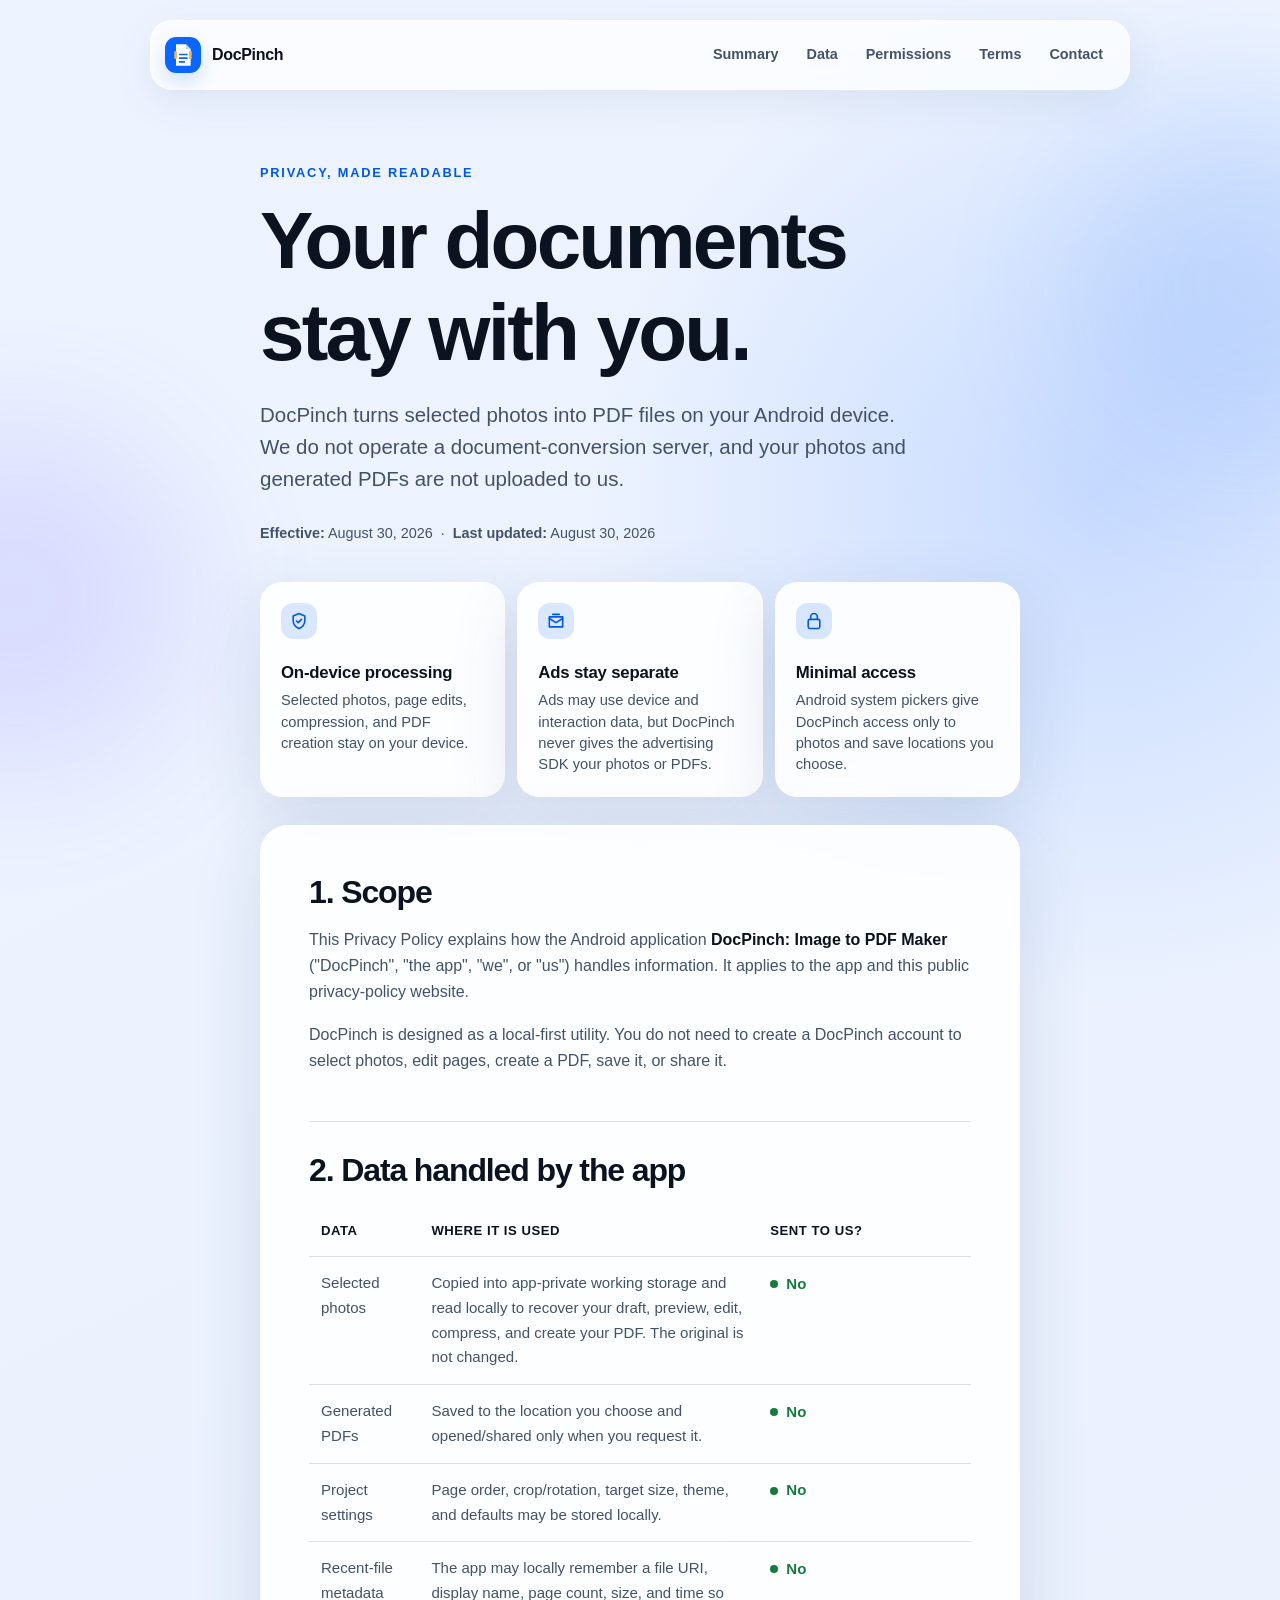
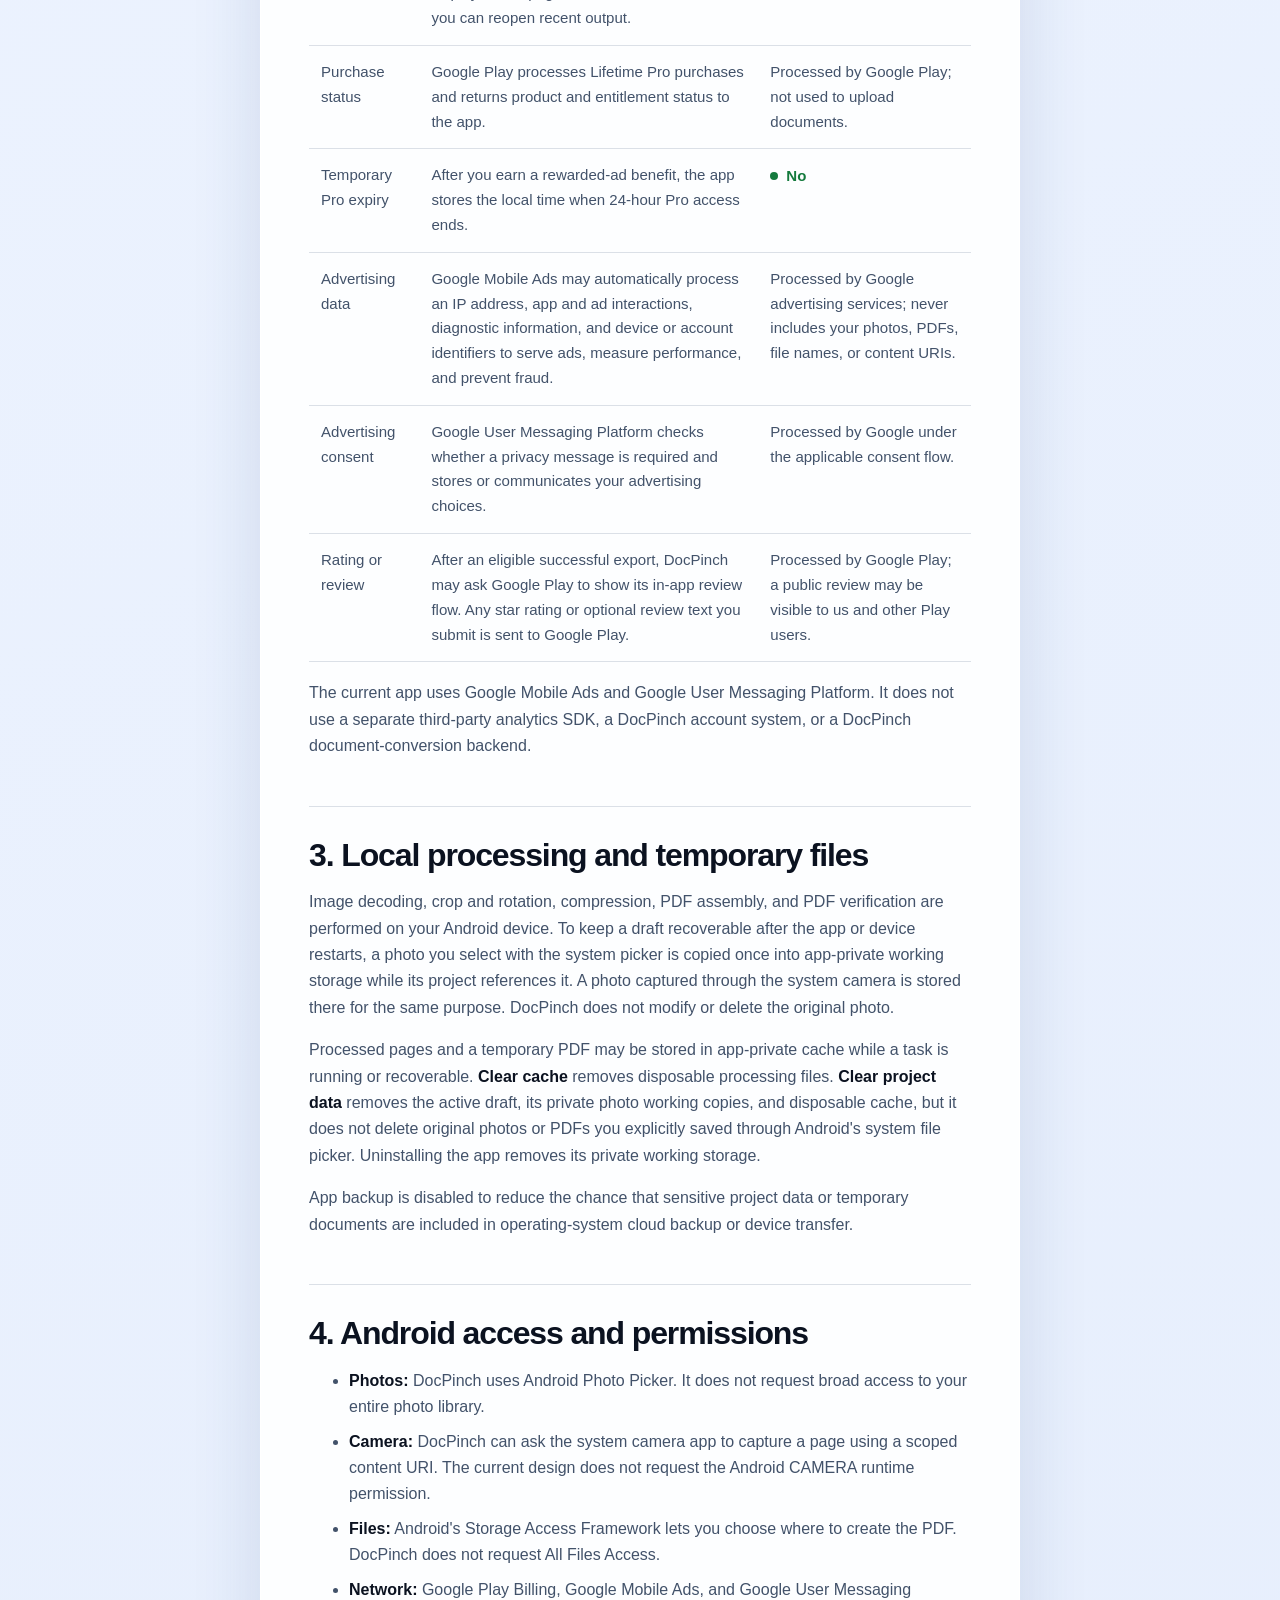
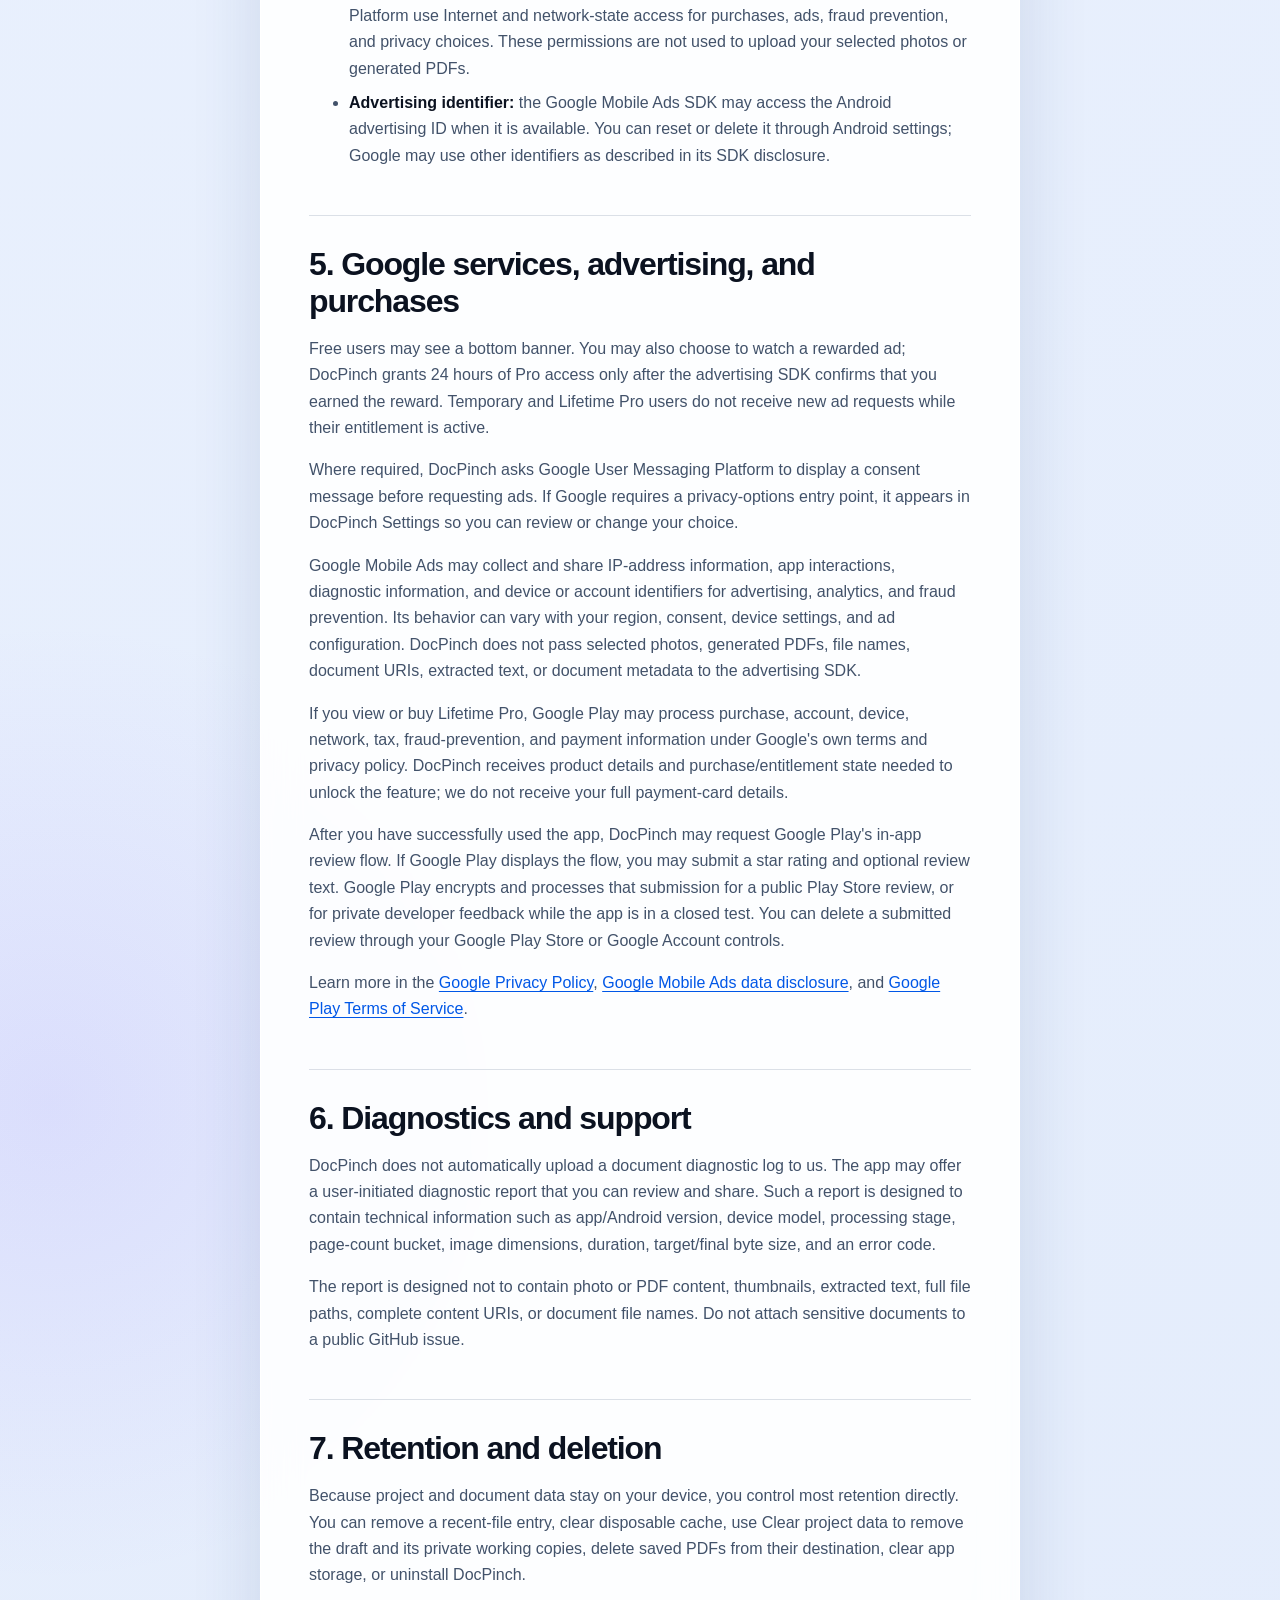
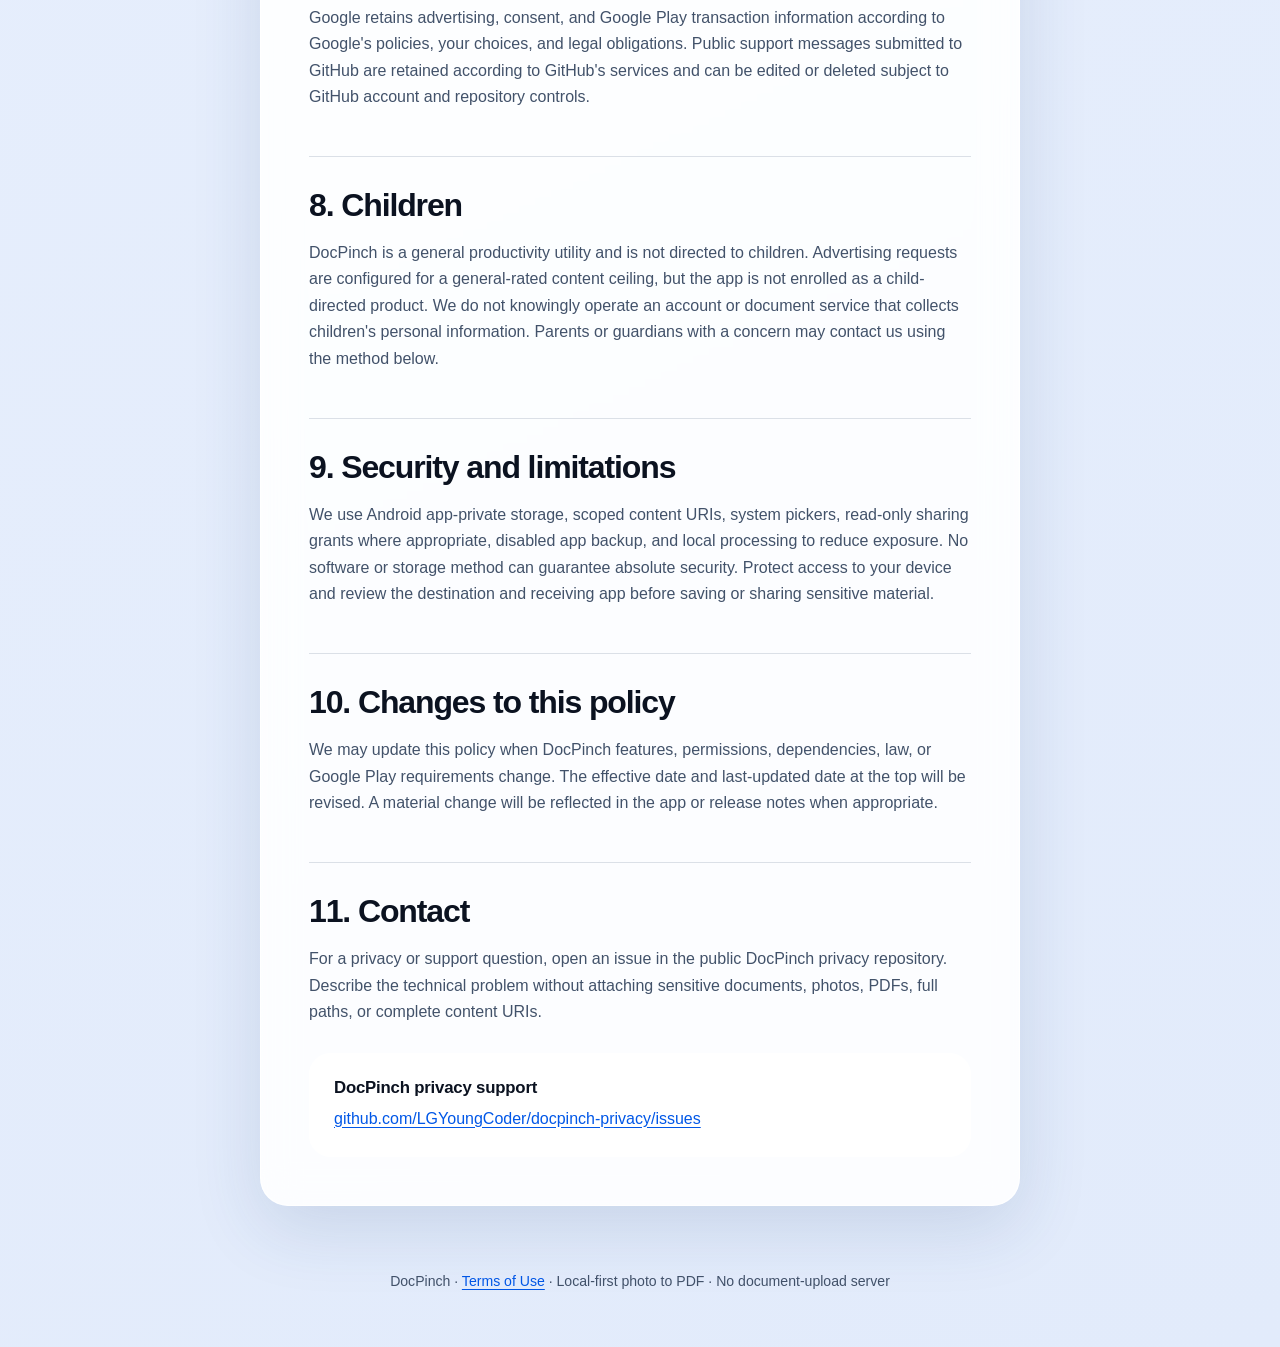
<file: index.html>
<!doctype html>
<html lang="en">
<head>
  <meta charset="utf-8">
  <meta name="viewport" content="width=device-width, initial-scale=1">
  <meta name="theme-color" content="#07101f" media="(prefers-color-scheme: dark)">
  <meta name="theme-color" content="#eef4ff" media="(prefers-color-scheme: light)">
  <meta name="description" content="Privacy policy for DocPinch: Image to PDF Maker. Documents are processed on your device and are not uploaded to DocPinch.">
  <meta property="og:title" content="DocPinch Privacy Policy">
  <meta property="og:description" content="Your documents stay on your device. Read how DocPinch handles files, local data, advertising, permissions, and Google Play purchases.">
  <meta property="og:type" content="website">
  <meta property="og:url" content="https://lgyoungcoder.github.io/docpinch-privacy/">
  <link rel="icon" href="icon.svg" type="image/svg+xml">
  <link rel="stylesheet" href="styles.css">
  <title>Privacy Policy — DocPinch</title>
</head>
<body>
  <a class="skip-link" href="#policy">Skip to privacy policy</a>
  <div class="ambient ambient-one" aria-hidden="true"></div>
  <div class="ambient ambient-two" aria-hidden="true"></div>

  <header class="site-header">
    <a class="brand" href="./" aria-label="DocPinch privacy home">
      <img src="icon.svg" alt="" width="36" height="36">
      <span>DocPinch</span>
    </a>
    <nav class="site-nav" aria-label="Privacy policy sections">
      <a href="#summary">Summary</a>
      <a href="#data">Data</a>
      <a href="#permissions">Permissions</a>
      <a href="terms.html">Terms</a>
      <a href="#contact">Contact</a>
    </nav>
  </header>

  <main class="page" id="policy">
    <p class="eyebrow">Privacy, made readable</p>
    <h1>Your documents stay with you.</h1>
    <p class="lede">DocPinch turns selected photos into PDF files on your Android device. We do not operate a document-conversion server, and your photos and generated PDFs are not uploaded to us.</p>
    <p class="meta"><strong>Effective:</strong> August 30, 2026 &nbsp;·&nbsp; <strong>Last updated:</strong> August 30, 2026</p>

    <section class="summary-grid" id="summary" aria-label="Privacy summary">
      <article class="summary-card">
        <div class="summary-icon" aria-hidden="true">
          <svg viewBox="0 0 24 24"><path d="M12 3 5 6v5c0 4.8 2.8 8.1 7 10 4.2-1.9 7-5.2 7-10V6l-7-3Z"/><path d="m9 12 2 2 4-4"/></svg>
        </div>
        <h3>On-device processing</h3>
        <p>Selected photos, page edits, compression, and PDF creation stay on your device.</p>
      </article>
      <article class="summary-card">
        <div class="summary-icon" aria-hidden="true">
          <svg viewBox="0 0 24 24"><path d="M4 7h16v12H4z"/><path d="m4 9 8 5 8-5"/><path d="M8 4h8"/></svg>
        </div>
        <h3>Ads stay separate</h3>
        <p>Ads may use device and interaction data, but DocPinch never gives the advertising SDK your photos or PDFs.</p>
      </article>
      <article class="summary-card">
        <div class="summary-icon" aria-hidden="true">
          <svg viewBox="0 0 24 24"><rect x="5" y="10" width="14" height="11" rx="2"/><path d="M8 10V7a4 4 0 0 1 8 0v3"/></svg>
        </div>
        <h3>Minimal access</h3>
        <p>Android system pickers give DocPinch access only to photos and save locations you choose.</p>
      </article>
    </section>

    <article class="policy-card">
      <section class="policy-section">
        <h2>1. Scope</h2>
        <p>This Privacy Policy explains how the Android application <strong>DocPinch: Image to PDF Maker</strong> ("DocPinch", "the app", "we", or "us") handles information. It applies to the app and this public privacy-policy website.</p>
        <p>DocPinch is designed as a local-first utility. You do not need to create a DocPinch account to select photos, edit pages, create a PDF, save it, or share it.</p>
      </section>

      <section class="policy-section" id="data">
        <h2>2. Data handled by the app</h2>
        <table class="data-table">
          <thead>
            <tr><th>Data</th><th>Where it is used</th><th>Sent to us?</th></tr>
          </thead>
          <tbody>
            <tr>
              <td data-label="Data">Selected photos</td>
              <td data-label="Use">Copied into app-private working storage and read locally to recover your draft, preview, edit, compress, and create your PDF. The original is not changed.</td>
              <td data-label="Sent to us?"><span class="status">No</span></td>
            </tr>
            <tr>
              <td data-label="Data">Generated PDFs</td>
              <td data-label="Use">Saved to the location you choose and opened/shared only when you request it.</td>
              <td data-label="Sent to us?"><span class="status">No</span></td>
            </tr>
            <tr>
              <td data-label="Data">Project settings</td>
              <td data-label="Use">Page order, crop/rotation, target size, theme, and defaults may be stored locally.</td>
              <td data-label="Sent to us?"><span class="status">No</span></td>
            </tr>
            <tr>
              <td data-label="Data">Recent-file metadata</td>
              <td data-label="Use">The app may locally remember a file URI, display name, page count, size, and time so you can reopen recent output.</td>
              <td data-label="Sent to us?"><span class="status">No</span></td>
            </tr>
            <tr>
              <td data-label="Data">Purchase status</td>
              <td data-label="Use">Google Play processes Lifetime Pro purchases and returns product and entitlement status to the app.</td>
              <td data-label="Sent to us?">Processed by Google Play; not used to upload documents.</td>
            </tr>
            <tr>
              <td data-label="Data">Temporary Pro expiry</td>
              <td data-label="Use">After you earn a rewarded-ad benefit, the app stores the local time when 24-hour Pro access ends.</td>
              <td data-label="Sent to us?"><span class="status">No</span></td>
            </tr>
            <tr>
              <td data-label="Data">Advertising data</td>
              <td data-label="Use">Google Mobile Ads may automatically process an IP address, app and ad interactions, diagnostic information, and device or account identifiers to serve ads, measure performance, and prevent fraud.</td>
              <td data-label="Sent to us?">Processed by Google advertising services; never includes your photos, PDFs, file names, or content URIs.</td>
            </tr>
            <tr>
              <td data-label="Data">Advertising consent</td>
              <td data-label="Use">Google User Messaging Platform checks whether a privacy message is required and stores or communicates your advertising choices.</td>
              <td data-label="Sent to us?">Processed by Google under the applicable consent flow.</td>
            </tr>
            <tr>
              <td data-label="Data">Rating or review</td>
              <td data-label="Use">After an eligible successful export, DocPinch may ask Google Play to show its in-app review flow. Any star rating or optional review text you submit is sent to Google Play.</td>
              <td data-label="Sent to us?">Processed by Google Play; a public review may be visible to us and other Play users.</td>
            </tr>
          </tbody>
        </table>
        <p>The current app uses Google Mobile Ads and Google User Messaging Platform. It does not use a separate third-party analytics SDK, a DocPinch account system, or a DocPinch document-conversion backend.</p>
      </section>

      <section class="policy-section" id="processing">
        <h2>3. Local processing and temporary files</h2>
        <p>Image decoding, crop and rotation, compression, PDF assembly, and PDF verification are performed on your Android device. To keep a draft recoverable after the app or device restarts, a photo you select with the system picker is copied once into app-private working storage while its project references it. A photo captured through the system camera is stored there for the same purpose. DocPinch does not modify or delete the original photo.</p>
        <p>Processed pages and a temporary PDF may be stored in app-private cache while a task is running or recoverable. <strong>Clear cache</strong> removes disposable processing files. <strong>Clear project data</strong> removes the active draft, its private photo working copies, and disposable cache, but it does not delete original photos or PDFs you explicitly saved through Android's system file picker. Uninstalling the app removes its private working storage.</p>
        <p>App backup is disabled to reduce the chance that sensitive project data or temporary documents are included in operating-system cloud backup or device transfer.</p>
      </section>

      <section class="policy-section" id="permissions">
        <h2>4. Android access and permissions</h2>
        <ul>
          <li><strong>Photos:</strong> DocPinch uses Android Photo Picker. It does not request broad access to your entire photo library.</li>
          <li><strong>Camera:</strong> DocPinch can ask the system camera app to capture a page using a scoped content URI. The current design does not request the Android CAMERA runtime permission.</li>
          <li><strong>Files:</strong> Android's Storage Access Framework lets you choose where to create the PDF. DocPinch does not request All Files Access.</li>
          <li><strong>Network:</strong> Google Play Billing, Google Mobile Ads, and Google User Messaging Platform use Internet and network-state access for purchases, ads, fraud prevention, and privacy choices. These permissions are not used to upload your selected photos or generated PDFs.</li>
          <li><strong>Advertising identifier:</strong> the Google Mobile Ads SDK may access the Android advertising ID when it is available. You can reset or delete it through Android settings; Google may use other identifiers as described in its SDK disclosure.</li>
        </ul>
      </section>

      <section class="policy-section" id="google-play">
        <h2>5. Google services, advertising, and purchases</h2>
        <p>Free users may see a bottom banner. You may also choose to watch a rewarded ad; DocPinch grants 24 hours of Pro access only after the advertising SDK confirms that you earned the reward. Temporary and Lifetime Pro users do not receive new ad requests while their entitlement is active.</p>
        <p>Where required, DocPinch asks Google User Messaging Platform to display a consent message before requesting ads. If Google requires a privacy-options entry point, it appears in DocPinch Settings so you can review or change your choice.</p>
        <p>Google Mobile Ads may collect and share IP-address information, app interactions, diagnostic information, and device or account identifiers for advertising, analytics, and fraud prevention. Its behavior can vary with your region, consent, device settings, and ad configuration. DocPinch does not pass selected photos, generated PDFs, file names, document URIs, extracted text, or document metadata to the advertising SDK.</p>
        <p>If you view or buy Lifetime Pro, Google Play may process purchase, account, device, network, tax, fraud-prevention, and payment information under Google's own terms and privacy policy. DocPinch receives product details and purchase/entitlement state needed to unlock the feature; we do not receive your full payment-card details.</p>
        <p>After you have successfully used the app, DocPinch may request Google Play's in-app review flow. If Google Play displays the flow, you may submit a star rating and optional review text. Google Play encrypts and processes that submission for a public Play Store review, or for private developer feedback while the app is in a closed test. You can delete a submitted review through your Google Play Store or Google Account controls.</p>
        <p>Learn more in the <a href="https://policies.google.com/privacy" rel="noopener noreferrer">Google Privacy Policy</a>, <a href="https://developers.google.com/admob/android/privacy/play-data-disclosure" rel="noopener noreferrer">Google Mobile Ads data disclosure</a>, and <a href="https://play.google.com/about/play-terms/" rel="noopener noreferrer">Google Play Terms of Service</a>.</p>
      </section>

      <section class="policy-section" id="diagnostics">
        <h2>6. Diagnostics and support</h2>
        <p>DocPinch does not automatically upload a document diagnostic log to us. The app may offer a user-initiated diagnostic report that you can review and share. Such a report is designed to contain technical information such as app/Android version, device model, processing stage, page-count bucket, image dimensions, duration, target/final byte size, and an error code.</p>
        <p>The report is designed not to contain photo or PDF content, thumbnails, extracted text, full file paths, complete content URIs, or document file names. Do not attach sensitive documents to a public GitHub issue.</p>
      </section>

      <section class="policy-section" id="retention">
        <h2>7. Retention and deletion</h2>
        <p>Because project and document data stay on your device, you control most retention directly. You can remove a recent-file entry, clear disposable cache, use Clear project data to remove the draft and its private working copies, delete saved PDFs from their destination, clear app storage, or uninstall DocPinch.</p>
        <p>Google retains advertising, consent, and Google Play transaction information according to Google's policies, your choices, and legal obligations. Public support messages submitted to GitHub are retained according to GitHub's services and can be edited or deleted subject to GitHub account and repository controls.</p>
      </section>

      <section class="policy-section" id="children">
        <h2>8. Children</h2>
        <p>DocPinch is a general productivity utility and is not directed to children. Advertising requests are configured for a general-rated content ceiling, but the app is not enrolled as a child-directed product. We do not knowingly operate an account or document service that collects children's personal information. Parents or guardians with a concern may contact us using the method below.</p>
      </section>

      <section class="policy-section" id="security">
        <h2>9. Security and limitations</h2>
        <p>We use Android app-private storage, scoped content URIs, system pickers, read-only sharing grants where appropriate, disabled app backup, and local processing to reduce exposure. No software or storage method can guarantee absolute security. Protect access to your device and review the destination and receiving app before saving or sharing sensitive material.</p>
      </section>

      <section class="policy-section" id="changes">
        <h2>10. Changes to this policy</h2>
        <p>We may update this policy when DocPinch features, permissions, dependencies, law, or Google Play requirements change. The effective date and last-updated date at the top will be revised. A material change will be reflected in the app or release notes when appropriate.</p>
      </section>

      <section class="policy-section" id="contact">
        <h2>11. Contact</h2>
        <p>For a privacy or support question, open an issue in the public DocPinch privacy repository. Describe the technical problem without attaching sensitive documents, photos, PDFs, full paths, or complete content URIs.</p>
        <div class="contact-card">
          <h3>DocPinch privacy support</h3>
          <p><a href="https://github.com/LGYoungCoder/docpinch-privacy/issues">github.com/LGYoungCoder/docpinch-privacy/issues</a></p>
        </div>
      </section>
    </article>
  </main>

  <footer class="site-footer">
    <p>DocPinch · <a href="terms.html">Terms of Use</a> · Local-first photo to PDF · No document-upload server</p>
  </footer>
</body>
</html>
</file>
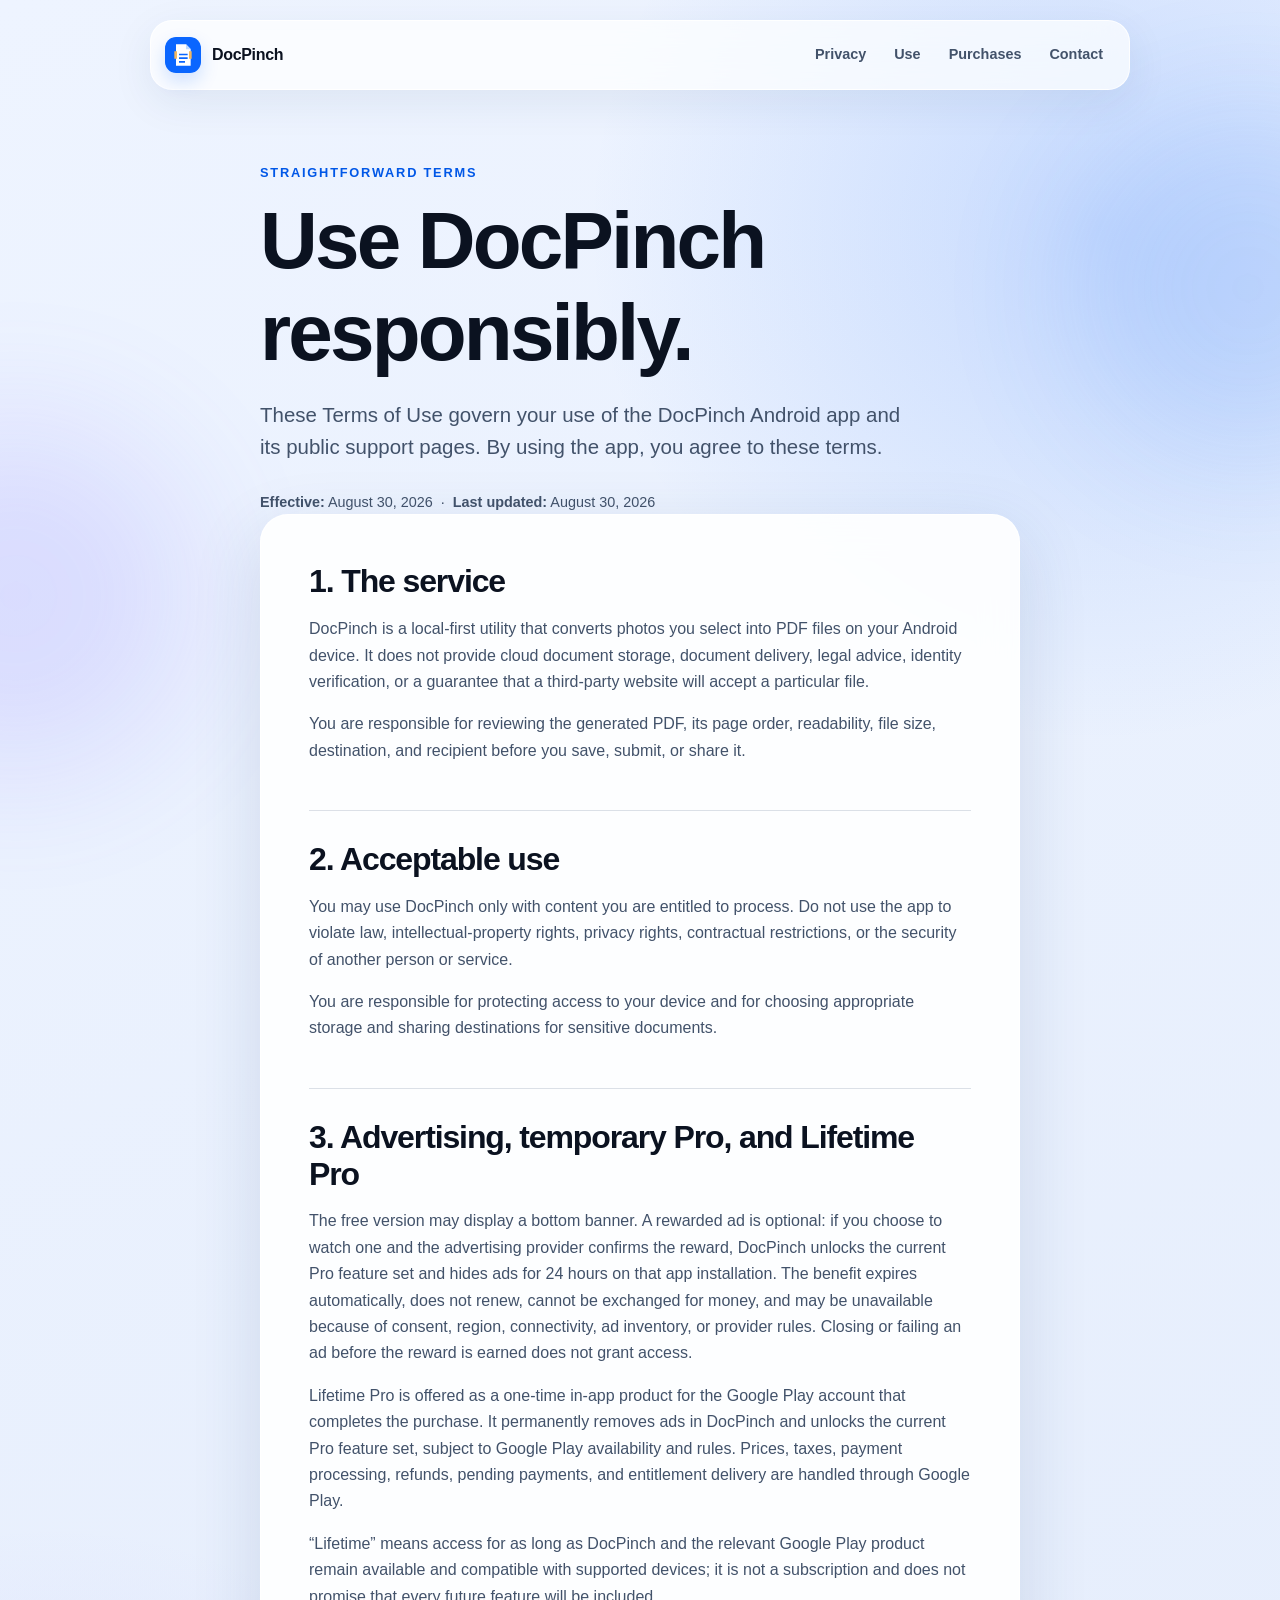
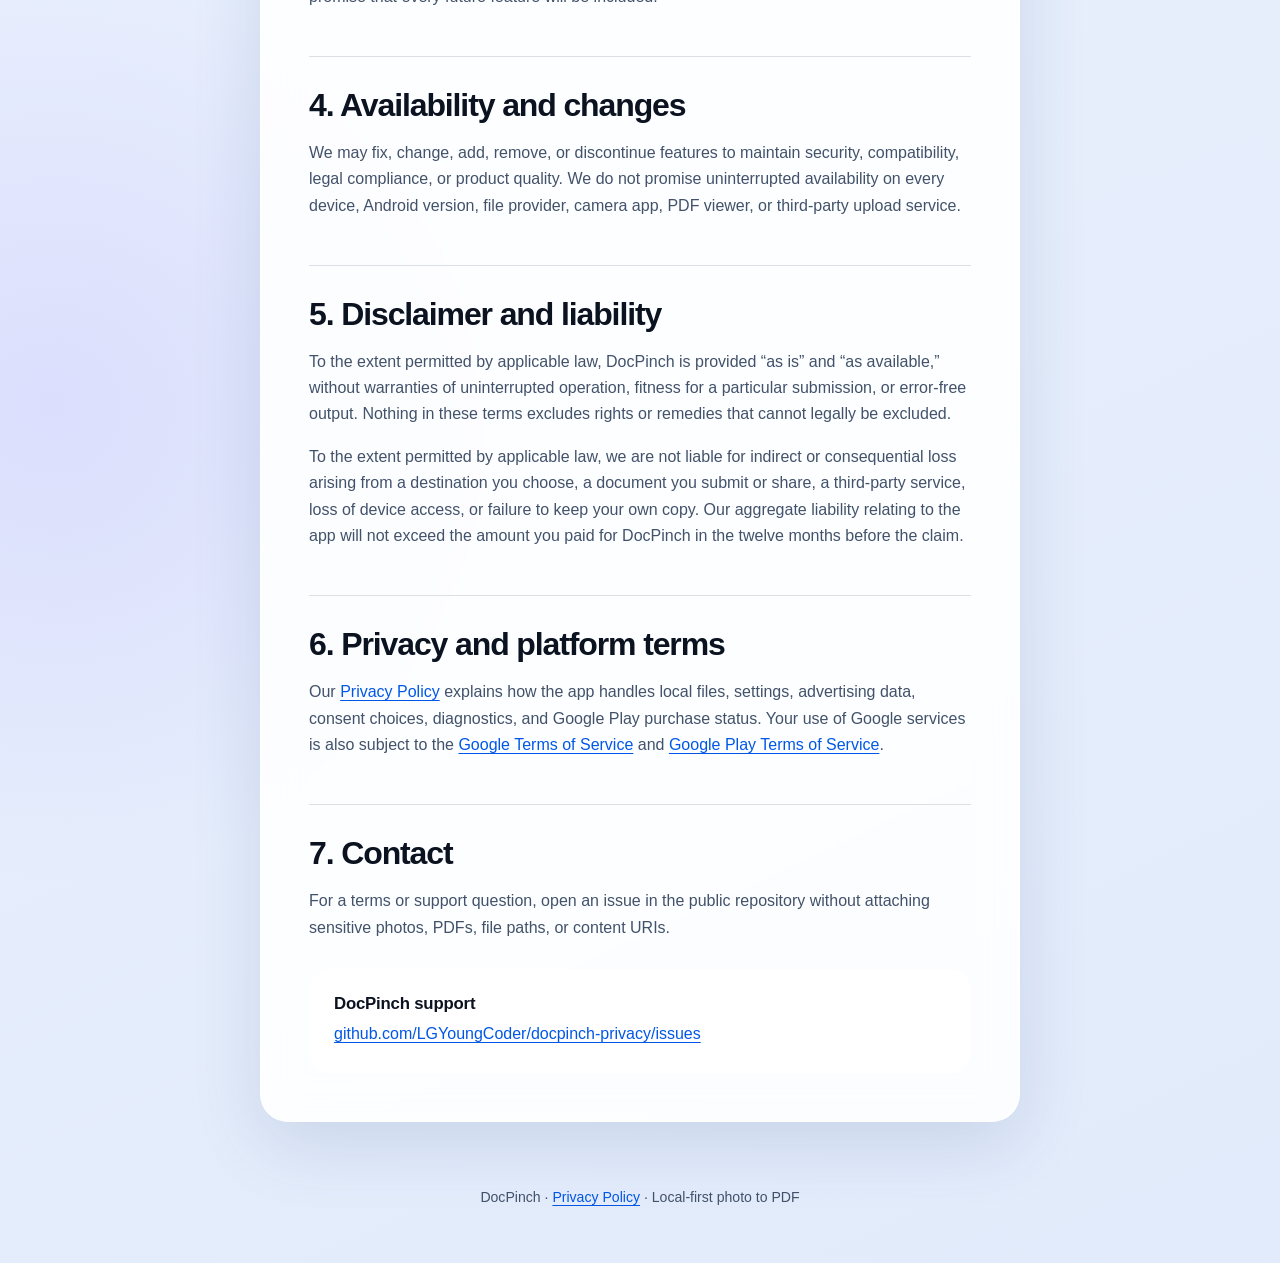
<file: terms.html>
<!doctype html>
<html lang="en">
<head>
  <meta charset="utf-8">
  <meta name="viewport" content="width=device-width, initial-scale=1">
  <meta name="theme-color" content="#07101f" media="(prefers-color-scheme: dark)">
  <meta name="theme-color" content="#eef4ff" media="(prefers-color-scheme: light)">
  <meta name="description" content="Terms of Use for DocPinch: Photo to PDF.">
  <link rel="icon" href="icon.svg" type="image/svg+xml">
  <link rel="stylesheet" href="styles.css">
  <title>Terms of Use — DocPinch</title>
</head>
<body>
  <a class="skip-link" href="#terms">Skip to terms</a>
  <div class="ambient ambient-one" aria-hidden="true"></div>
  <div class="ambient ambient-two" aria-hidden="true"></div>

  <header class="site-header">
    <a class="brand" href="./" aria-label="DocPinch privacy home">
      <img src="icon.svg" alt="" width="36" height="36">
      <span>DocPinch</span>
    </a>
    <nav class="site-nav" aria-label="Legal pages">
      <a href="./">Privacy</a>
      <a href="#use">Use</a>
      <a href="#purchases">Purchases</a>
      <a href="#contact">Contact</a>
    </nav>
  </header>

  <main class="page" id="terms">
    <p class="eyebrow">Straightforward terms</p>
    <h1>Use DocPinch responsibly.</h1>
    <p class="lede">These Terms of Use govern your use of the DocPinch Android app and its public support pages. By using the app, you agree to these terms.</p>
    <p class="meta"><strong>Effective:</strong> August 30, 2026 &nbsp;·&nbsp; <strong>Last updated:</strong> August 30, 2026</p>

    <article class="policy-card">
      <section class="policy-section" id="use">
        <h2>1. The service</h2>
        <p>DocPinch is a local-first utility that converts photos you select into PDF files on your Android device. It does not provide cloud document storage, document delivery, legal advice, identity verification, or a guarantee that a third-party website will accept a particular file.</p>
        <p>You are responsible for reviewing the generated PDF, its page order, readability, file size, destination, and recipient before you save, submit, or share it.</p>
      </section>

      <section class="policy-section">
        <h2>2. Acceptable use</h2>
        <p>You may use DocPinch only with content you are entitled to process. Do not use the app to violate law, intellectual-property rights, privacy rights, contractual restrictions, or the security of another person or service.</p>
        <p>You are responsible for protecting access to your device and for choosing appropriate storage and sharing destinations for sensitive documents.</p>
      </section>

      <section class="policy-section" id="purchases">
        <h2>3. Advertising, temporary Pro, and Lifetime Pro</h2>
        <p>The free version may display a bottom banner. A rewarded ad is optional: if you choose to watch one and the advertising provider confirms the reward, DocPinch unlocks the current Pro feature set and hides ads for 24 hours on that app installation. The benefit expires automatically, does not renew, cannot be exchanged for money, and may be unavailable because of consent, region, connectivity, ad inventory, or provider rules. Closing or failing an ad before the reward is earned does not grant access.</p>
        <p>Lifetime Pro is offered as a one-time in-app product for the Google Play account that completes the purchase. It permanently removes ads in DocPinch and unlocks the current Pro feature set, subject to Google Play availability and rules. Prices, taxes, payment processing, refunds, pending payments, and entitlement delivery are handled through Google Play.</p>
        <p>“Lifetime” means access for as long as DocPinch and the relevant Google Play product remain available and compatible with supported devices; it is not a subscription and does not promise that every future feature will be included.</p>
      </section>

      <section class="policy-section">
        <h2>4. Availability and changes</h2>
        <p>We may fix, change, add, remove, or discontinue features to maintain security, compatibility, legal compliance, or product quality. We do not promise uninterrupted availability on every device, Android version, file provider, camera app, PDF viewer, or third-party upload service.</p>
      </section>

      <section class="policy-section">
        <h2>5. Disclaimer and liability</h2>
        <p>To the extent permitted by applicable law, DocPinch is provided “as is” and “as available,” without warranties of uninterrupted operation, fitness for a particular submission, or error-free output. Nothing in these terms excludes rights or remedies that cannot legally be excluded.</p>
        <p>To the extent permitted by applicable law, we are not liable for indirect or consequential loss arising from a destination you choose, a document you submit or share, a third-party service, loss of device access, or failure to keep your own copy. Our aggregate liability relating to the app will not exceed the amount you paid for DocPinch in the twelve months before the claim.</p>
      </section>

      <section class="policy-section">
        <h2>6. Privacy and platform terms</h2>
        <p>Our <a href="./">Privacy Policy</a> explains how the app handles local files, settings, advertising data, consent choices, diagnostics, and Google Play purchase status. Your use of Google services is also subject to the <a href="https://policies.google.com/terms" rel="noopener noreferrer">Google Terms of Service</a> and <a href="https://play.google.com/about/play-terms/" rel="noopener noreferrer">Google Play Terms of Service</a>.</p>
      </section>

      <section class="policy-section" id="contact">
        <h2>7. Contact</h2>
        <p>For a terms or support question, open an issue in the public repository without attaching sensitive photos, PDFs, file paths, or content URIs.</p>
        <div class="contact-card">
          <h3>DocPinch support</h3>
          <p><a href="https://github.com/LGYoungCoder/docpinch-privacy/issues">github.com/LGYoungCoder/docpinch-privacy/issues</a></p>
        </div>
      </section>
    </article>
  </main>

  <footer class="site-footer">
    <p>DocPinch · <a href="./">Privacy Policy</a> · Local-first photo to PDF</p>
  </footer>
</body>
</html>
</file>
<file: styles.css>
:root {
  color-scheme: light dark;
  --canvas: #eef4ff;
  --canvas-deep: #e2ebfb;
  --text: #0b1220;
  --muted: #42526a;
  --primary: #0a66ff;
  --primary-strong: #0057e7;
  --glass: rgba(255, 255, 255, 0.72);
  --glass-strong: rgba(255, 255, 255, 0.9);
  --border: rgba(255, 255, 255, 0.86);
  --separator: rgba(48, 72, 105, 0.16);
  --shadow: 0 22px 70px rgba(38, 69, 117, 0.14);
  --success: #147a3d;
  --radius-card: 28px;
  --radius-control: 16px;
  --page: 760px;
}

@media (prefers-color-scheme: dark) {
  :root {
    --canvas: #07101f;
    --canvas-deep: #030914;
    --text: #f4f7fc;
    --muted: #b6c2d5;
    --primary: #8ab8ff;
    --primary-strong: #a6c8ff;
    --glass: rgba(20, 35, 57, 0.74);
    --glass-strong: rgba(20, 35, 57, 0.92);
    --border: rgba(255, 255, 255, 0.18);
    --separator: rgba(255, 255, 255, 0.12);
    --shadow: 0 24px 80px rgba(0, 0, 0, 0.34);
    --success: #78d897;
  }
}

* {
  box-sizing: border-box;
}

html {
  scroll-behavior: smooth;
}

body {
  min-width: 320px;
  margin: 0;
  background:
    radial-gradient(circle at 86% 8%, rgba(53, 125, 255, 0.2), transparent 32rem),
    radial-gradient(circle at 4% 70%, rgba(132, 102, 255, 0.12), transparent 30rem),
    linear-gradient(155deg, var(--canvas), var(--canvas-deep));
  color: var(--text);
  font-family: -apple-system, BlinkMacSystemFont, "Segoe UI", Roboto, Helvetica, Arial, sans-serif;
  font-size: 16px;
  line-height: 1.65;
  min-height: 100vh;
  text-rendering: optimizeLegibility;
}

a {
  color: var(--primary-strong);
  text-underline-offset: 0.18em;
}

a:hover {
  text-decoration-thickness: 2px;
}

a:focus-visible {
  outline: 3px solid var(--primary);
  outline-offset: 4px;
  border-radius: 6px;
}

.skip-link {
  position: fixed;
  left: 16px;
  top: 12px;
  z-index: 20;
  padding: 10px 14px;
  border-radius: 12px;
  background: var(--text);
  color: var(--canvas);
  transform: translateY(-150%);
}

.skip-link:focus {
  transform: translateY(0);
}

.ambient {
  position: fixed;
  z-index: -1;
  width: 22rem;
  height: 22rem;
  border-radius: 50%;
  filter: blur(70px);
  opacity: 0.16;
  pointer-events: none;
}

.ambient-one {
  top: 7rem;
  right: -9rem;
  background: #3b82f6;
}

.ambient-two {
  bottom: 8rem;
  left: -10rem;
  background: #7c6cff;
}

.site-header {
  width: min(calc(100% - 32px), 980px);
  margin: 20px auto 0;
  padding: 12px 14px;
  display: flex;
  align-items: center;
  justify-content: space-between;
  gap: 20px;
  border: 1px solid var(--border);
  border-radius: 22px;
  background: var(--glass);
  box-shadow: 0 12px 42px rgba(31, 58, 102, 0.08);
  backdrop-filter: blur(20px) saturate(135%);
  -webkit-backdrop-filter: blur(20px) saturate(135%);
}

.brand {
  display: inline-flex;
  align-items: center;
  gap: 11px;
  color: var(--text);
  font-weight: 720;
  text-decoration: none;
  letter-spacing: -0.02em;
}

.brand img {
  width: 36px;
  height: 36px;
  border-radius: 11px;
  box-shadow: 0 8px 18px rgba(10, 102, 255, 0.18);
}

.site-nav {
  display: flex;
  flex-wrap: wrap;
  justify-content: flex-end;
  gap: 4px;
}

.site-nav a {
  min-height: 44px;
  padding: 10px 12px;
  display: inline-flex;
  align-items: center;
  color: var(--muted);
  border-radius: 12px;
  font-size: 0.9rem;
  font-weight: 620;
  text-decoration: none;
  transition: background-color 180ms ease, color 180ms ease;
}

.site-nav a:hover {
  background: var(--glass-strong);
  color: var(--text);
}

.page {
  width: min(calc(100% - 32px), var(--page));
  margin: 72px auto 0;
  padding-bottom: 64px;
}

.eyebrow {
  margin: 0 0 12px;
  color: var(--primary-strong);
  font-size: 0.8rem;
  font-weight: 760;
  letter-spacing: 0.14em;
  text-transform: uppercase;
}

h1,
h2,
h3 {
  margin-top: 0;
  color: var(--text);
  line-height: 1.15;
  letter-spacing: -0.035em;
}

h1 {
  max-width: 680px;
  margin-bottom: 20px;
  font-size: clamp(2.6rem, 8vw, 5rem);
  font-weight: 780;
}

h2 {
  margin-bottom: 16px;
  font-size: clamp(1.55rem, 4vw, 2rem);
  font-weight: 730;
}

h3 {
  margin-bottom: 8px;
  font-size: 1.05rem;
  font-weight: 700;
  letter-spacing: -0.012em;
}

p,
ul {
  margin-top: 0;
}

.lede {
  max-width: 660px;
  margin-bottom: 28px;
  color: var(--muted);
  font-size: clamp(1.08rem, 2.5vw, 1.28rem);
  line-height: 1.55;
}

.meta {
  margin: 0;
  color: var(--muted);
  font-size: 0.9rem;
}

.summary-grid {
  margin: 36px 0 28px;
  display: grid;
  grid-template-columns: repeat(3, minmax(0, 1fr));
  gap: 12px;
}

.summary-card,
.policy-card {
  border: 1px solid var(--border);
  background: var(--glass-strong);
  box-shadow: var(--shadow);
  backdrop-filter: blur(18px) saturate(130%);
  -webkit-backdrop-filter: blur(18px) saturate(130%);
}

.summary-card {
  min-height: 160px;
  padding: 20px;
  border-radius: 22px;
}

.summary-icon {
  width: 36px;
  height: 36px;
  margin-bottom: 24px;
  display: grid;
  place-items: center;
  border-radius: 12px;
  background: color-mix(in srgb, var(--primary) 15%, transparent);
  color: var(--primary-strong);
}

.summary-icon svg {
  width: 20px;
  height: 20px;
  fill: none;
  stroke: currentColor;
  stroke-width: 1.9;
  stroke-linecap: round;
  stroke-linejoin: round;
}

.summary-card p {
  margin-bottom: 0;
  color: var(--muted);
  font-size: 0.92rem;
  line-height: 1.45;
}

.policy-card {
  padding: clamp(24px, 5vw, 48px);
  border-radius: var(--radius-card);
}

.policy-section {
  padding: 30px 0;
  border-top: 1px solid var(--separator);
  scroll-margin-top: 24px;
}

.policy-section:first-child {
  padding-top: 0;
  border-top: 0;
}

.policy-section:last-child {
  padding-bottom: 0;
}

.policy-section p,
.policy-section li {
  color: var(--muted);
}

.policy-section strong {
  color: var(--text);
}

.policy-section li + li {
  margin-top: 8px;
}

.data-table {
  width: 100%;
  margin: 18px 0;
  border-collapse: collapse;
  font-size: 0.94rem;
}

.data-table th,
.data-table td {
  padding: 14px 12px;
  border-bottom: 1px solid var(--separator);
  text-align: left;
  vertical-align: top;
}

.data-table th {
  color: var(--text);
  font-size: 0.82rem;
  letter-spacing: 0.04em;
  text-transform: uppercase;
}

.data-table td {
  color: var(--muted);
}

.status {
  display: inline-flex;
  align-items: center;
  gap: 8px;
  color: var(--success);
  font-weight: 700;
}

.status::before {
  width: 8px;
  height: 8px;
  border-radius: 50%;
  background: currentColor;
  content: "";
}

.contact-card {
  margin-top: 28px;
  padding: 24px;
  border: 1px solid var(--border);
  border-radius: 22px;
  background: var(--glass);
  backdrop-filter: blur(16px);
  -webkit-backdrop-filter: blur(16px);
}

.contact-card p:last-child {
  margin-bottom: 0;
}

.site-footer {
  width: min(calc(100% - 32px), var(--page));
  margin: 0 auto;
  padding: 0 0 40px;
  color: var(--muted);
  font-size: 0.88rem;
  text-align: center;
}

@media (max-width: 700px) {
  .site-header {
    align-items: flex-start;
    flex-direction: column;
  }

  .site-nav {
    width: 100%;
    justify-content: flex-start;
  }

  .page {
    margin-top: 48px;
  }

  .summary-grid {
    grid-template-columns: 1fr;
  }

  .summary-card {
    min-height: 0;
  }

  .summary-icon {
    margin-bottom: 14px;
  }

  .data-table,
  .data-table tbody,
  .data-table tr,
  .data-table td {
    display: block;
  }

  .data-table thead {
    position: absolute;
    width: 1px;
    height: 1px;
    overflow: hidden;
    clip: rect(0 0 0 0);
  }

  .data-table tr {
    padding: 10px 0;
    border-bottom: 1px solid var(--separator);
  }

  .data-table td {
    padding: 4px 0;
    border: 0;
  }

  .data-table td::before {
    display: inline-block;
    min-width: 6rem;
    margin-right: 8px;
    color: var(--text);
    content: attr(data-label);
    font-weight: 700;
  }
}

@media (prefers-reduced-motion: reduce) {
  *,
  *::before,
  *::after {
    scroll-behavior: auto !important;
    transition-duration: 0.01ms !important;
  }
}

@supports not (backdrop-filter: blur(1px)) {
  .site-header,
  .summary-card,
  .policy-card,
  .contact-card {
    background: var(--glass-strong);
  }
}
</file>
